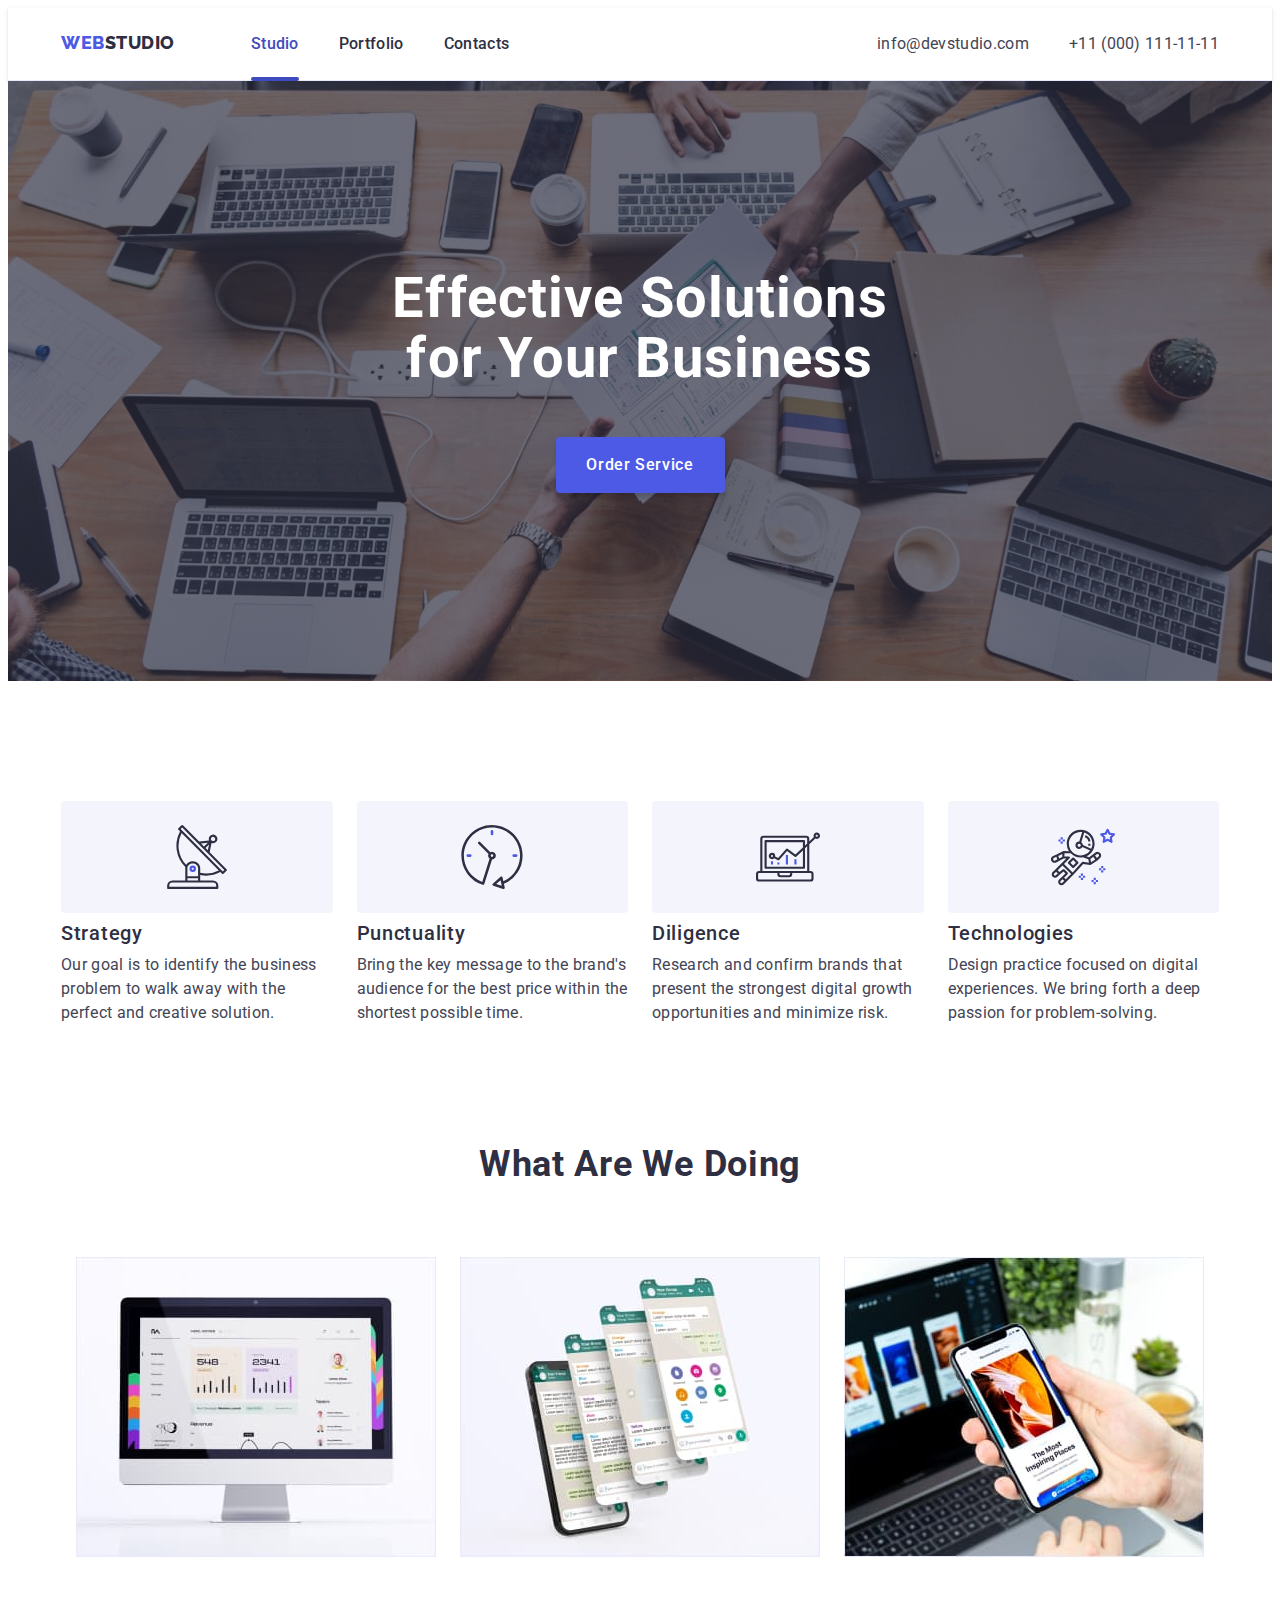
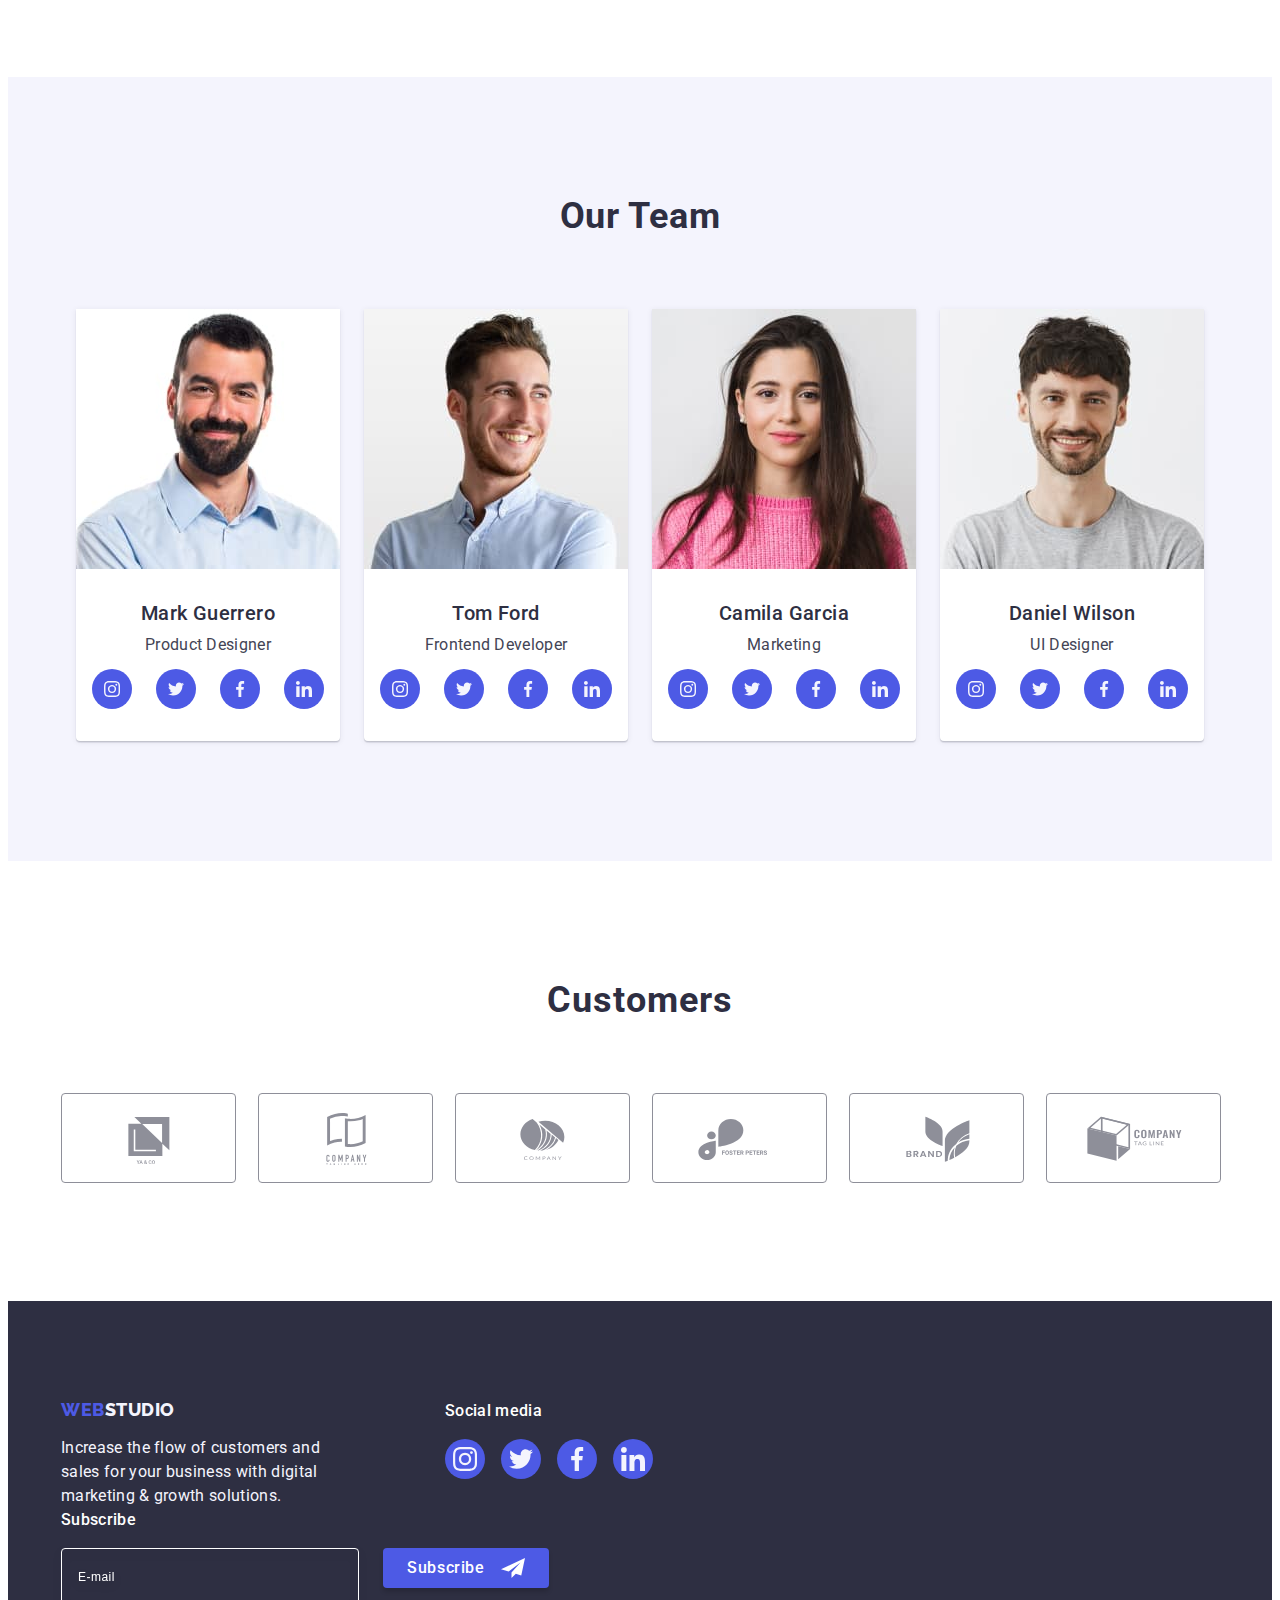
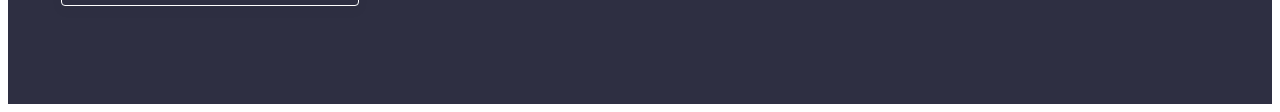
<file: index.html>
<!DOCTYPE html>
<html lang="en">
  <head>
    <meta charset="UTF-8" />
    <meta http-equiv="X-UA-Compatible" content="IE=edge" />
    <meta name="viewport" content="width=device-width, initial-scale=1.0" />
    <title>Document</title>
    <link rel="preconnect" href="https://fonts.googleapis.com" />
    <link rel="preconnect" href="https://fonts.gstatic.com" crossorigin />
    <link
      href="https://fonts.googleapis.com/css2?family=Raleway:wght@800&family=Roboto:wght@400;500;700;900&display=swap"
      rel="stylesheet"
    />
    <link
      rel="stylesheet"
      href="https://cdnjs.cloudflare.com/ajax/libs/modern-normalize/2.0.0/modern-normalize.min.css"
      integrity="sha512-4xo8blKMVCiXpTaLzQSLSw3KFOVPWhm/TRtuPVc4WG6kUgjH6J03IBuG7JZPkcWMxJ5huwaBpOpnwYElP/m6wg=="
      crossorigin="anonymous"
      referrerpolicy="no-referrer"
    />
    <link href="./css/styles.css" rel="stylesheet" />
  </head>
  <body>
    <header class="header">
      <div class="container">
        <nav class="header-nav">
          <a class="logo-link reset-link" href="./index.html"
            >WEB<span class="logo-sec-dark-color">STUDIO</span></a
          >
          <ul class="header-list reset-list">
            <li class="header-item">
              <a class="header-item-link reset-link current" href="./index.html"
                >Studio</a
              >
            </li>
            <li class="header-item">
              <a class="header-item-link reset-link" href="./portfolio.html"
                >Portfolio</a
              >
            </li>
            <li class="header-item">
              <a class="header-item-link reset-link" href="">Contacts</a>
            </li>
          </ul>
        </nav>

        <address class="header-address">
          <ul class="header-address-list reset-list">
            <li class="header-address-item">
              <a
                class="header-address-link reset-link"
                href="mailto:info@devstudio.com"
                >info@devstudio.com</a
              >
            </li>
            <li class="header-address-item">
              <a class="header-address-link reset-link" href="tel:+110001111111"
                >+11 (000) 111-11-11</a
              >
            </li>
          </ul>
        </address>

        <button type="button" class="mb-menu-btn" data-menu-open>
          <svg class="mb-btn-svg" width="32" height="22">
            <use href="./images/icons.svg#icon-header-menu-mb"></use>
          </svg>
        </button>
        <div class="mob-menu is-hidden" data-menu>
          <div class="mob-menu-container">
            <button class="menu-close-btn" type="button" data-menu-close>
              <svg class="modal-svg-x" width="8" height="8">
                <use href="./images/icons.svg#icon-close-black"></use>
              </svg>
            </button>
            <div class="">
              <ul class="mob-menu-list reset-list">
                <li class="mob-menu-item">
                  <a
                    class="mob-menu-item-link reset-link current"
                    href="./index.html"
                    >Studio</a
                  >
                </li>
                <li class="mob-menu-item">
                  <a
                    class="mob-menu-item-link reset-link"
                    href="./portfolio.html"
                    >Portfolio</a
                  >
                </li>
                <li class="mob-menu-item">
                  <a class="mob-menu-item-link reset-link" href="">Contacts</a>
                </li>
              </ul>
            </div>
            <div>
              <address class="mob-menu-address">
                <ul class="mob-menu-address-list reset-list">
                  <li class="mob-menu-address-item">
                    <a
                      class="mob-menu-address-tel reset-link"
                      href="tel:+110001111111"
                      >+11 (000) 111-11-11</a
                    >
                  </li>
                  <li class="mob-menu-address-item">
                    <a
                      class="mob-menu-address-email reset-link"
                      href="mailto:info@devstudio.com"
                      >info@devstudio.com</a
                    >
                  </li>
                </ul>
              </address>

              <div>
                <ul class="mob-menu-soc-list reset-list">
                  <li class="team-soc-item">
                    <a
                      class="team-soc-link reset-link"
                      target="_blank"
                      rel="no-referrer noopener"
                      href=""
                    >
                      <svg class="team-soc-icon" width="24" height="24">
                        <use href="./images/icons.svg#icon-instagram-2"></use>
                      </svg>
                    </a>
                  </li>
                  <li class="team-soc-item">
                    <a
                      class="team-soc-link reset-link"
                      target="_blank"
                      rel="no-referrer noopener"
                      href=""
                    >
                      <svg class="team-soc-icon" width="24" height="24">
                        <use href="./images/icons.svg#icon-twitter-1"></use>
                      </svg>
                    </a>
                  </li>
                  <li class="team-soc-item">
                    <a
                      class="team-soc-link reset-link"
                      target="_blank"
                      rel="no-referrer noopener"
                      href=""
                    >
                      <svg class="team-soc-icon" width="24" height="24">
                        <use href="./images/icons.svg#icon-facebook-1-1"></use>
                      </svg>
                    </a>
                  </li>
                  <li class="team-soc-item">
                    <a
                      class="team-soc-link reset-link"
                      target="_blank"
                      rel="no-referrer noopener"
                      href=""
                    >
                      <svg class="team-soc-icon" width="24" height="24">
                        <use href="./images/icons.svg#icon-linkedin-1-1"></use>
                      </svg>
                    </a>
                  </li>
                </ul>
              </div>
            </div>
          </div>
        </div>
      </div>
    </header>

    <main>
      <section class="hero">
        <div class="container">
          <h1 class="hero-title">Effective Solutions for Your Business</h1>
          <button type="button" class="hero-btn" data-modal-open>
            Order Service
          </button>
        </div>
      </section>
      <section class="features section">
        <div class="container features-container">
          <h2 class="visually-hidden">Features</h2>
          <ul class="reset-list features-list">
            <li class="features-item">
              <div class="features-svg-container">
                <svg class="features-svg" width="64" height="64">
                  <use href="./images/icons.svg#icon-antenna-1"></use>
                </svg>
              </div>
              <h3 class="features-item-title">Strategy</h3>
              <p class="features-item-text">
                Our goal is to identify the business problem to walk away with
                the perfect and creative solution.
              </p>
            </li>
            <li class="features-item">
              <div class="features-svg-container">
                <svg class="features-svg" width="64" height="64">
                  <use href="./images/icons.svg#icon-clock-1"></use>
                </svg>
              </div>
              <h3 class="features-item-title">Punctuality</h3>
              <p class="features-item-text">
                Bring the key message to the brand's audience for the best price
                within the shortest possible time.
              </p>
            </li>
            <li class="features-item">
              <div class="features-svg-container">
                <svg class="features-svg" width="64" height="64">
                  <use href="./images/icons.svg#icon-diagram-1"></use>
                </svg>
              </div>
              <h3 class="features-item-title">Diligence</h3>
              <p class="features-item-text">
                Research and confirm brands that present the strongest digital
                growth opportunities and minimize risk.
              </p>
            </li>
            <li class="features-item">
              <div class="features-svg-container">
                <svg class="features-svg" width="64" height="64">
                  <use href="./images/icons.svg#icon-astronaut-1"></use>
                </svg>
              </div>
              <h3 class="features-item-title">Technologies</h3>
              <p class="features-item-text">
                Design practice focused on digital experiences. We bring forth a
                deep passion for problem-solving.
              </p>
            </li>
          </ul>
        </div>
      </section>
      <section class="examples section">
        <div class="container">
          <h2 class="examples-title">What are we doing</h2>
          <ul class="examples-list reset-list">
            <li class="examples-item">
              <img
                srcset="./images/img-1-2x.jpg 2x"
                src="./images/img-1.jpg"
                alt="Algorithm design"
                width="360"
              />
            </li>
            <li class="examples-item">
              <img
                srcset="./images/img-2-2x.jpg 2x"
                src="./images/img-2.jpg"
                alt="Work with mobile platforms"
                width="360"
              />
            </li>
            <li class="examples-item">
              <img
                srcset="./images/img-3-2x.jpg 2x"
                src="./images/img-3.jpg"
                alt="Choosing the right color"
                width="360"
              />
            </li>
          </ul>
        </div>
      </section>
      <section class="team section">
        <div class="container">
          <h2 class="team-title">Our Team</h2>
          <ul class="team-list reset-list">
            <li class="team-item">
              <img
                srcset="./images/img-4-2x.jpg 2x"
                src="./images/img-4.jpg"
                alt="Mark Guerrero"
                width="264"
              />
              <div class="team-item-container">
                <h3 class="team-item-title">Mark Guerrero</h3>
                <p class="team-item-text">Product Designer</p>
                <ul class="team-soc-list reset-list">
                  <li class="team-soc-item">
                    <a
                      class="team-soc-link reset-link"
                      target="_blank"
                      rel="no-referrer noopener"
                      href=""
                    >
                      <svg class="team-soc-icon" width="16" height="16">
                        <use href="./images/icons.svg#icon-instagram-2"></use>
                      </svg>
                    </a>
                  </li>
                  <li class="team-soc-item">
                    <a
                      class="team-soc-link reset-link"
                      target="_blank"
                      rel="no-referrer noopener"
                      href=""
                    >
                      <svg class="team-soc-icon" width="16" height="16">
                        <use href="./images/icons.svg#icon-twitter-1"></use>
                      </svg>
                    </a>
                  </li>
                  <li class="team-soc-item">
                    <a
                      class="team-soc-link reset-link"
                      target="_blank"
                      rel="no-referrer noopener"
                      href=""
                    >
                      <svg class="team-soc-icon" width="16" height="16">
                        <use href="./images/icons.svg#icon-facebook-1-1"></use>
                      </svg>
                    </a>
                  </li>
                  <li class="team-soc-item">
                    <a
                      class="team-soc-link reset-link"
                      target="_blank"
                      rel="no-referrer noopener"
                      href=""
                    >
                      <svg class="team-soc-icon" width="16" height="16">
                        <use href="./images/icons.svg#icon-linkedin-1-1"></use>
                      </svg>
                    </a>
                  </li>
                </ul>
              </div>
            </li>
            <li class="team-item">
              <img
                srcset="./images/img-5-2x.jpg 2x"
                src="./images/img-5.jpg"
                alt="Tom Ford"
                width="264"
              />
              <div class="team-item-container">
                <h3 class="team-item-title">Tom Ford</h3>
                <p class="team-item-text">Frontend Developer</p>
                <ul class="team-soc-list reset-list">
                  <li class="team-soc-item">
                    <a
                      class="team-soc-link reset-link"
                      target="_blank"
                      rel="no-referrer noopener"
                      href=""
                    >
                      <svg class="team-soc-icon" width="16" height="16">
                        <use href="./images/icons.svg#icon-instagram-2"></use>
                      </svg>
                    </a>
                  </li>
                  <li class="team-soc-item">
                    <a
                      class="team-soc-link reset-link"
                      target="_blank"
                      rel="no-referrer noopener"
                      href=""
                    >
                      <svg class="team-soc-icon" width="16" height="16">
                        <use href="./images/icons.svg#icon-twitter-1"></use>
                      </svg>
                    </a>
                  </li>
                  <li class="team-soc-item">
                    <a
                      class="team-soc-link reset-link"
                      target="_blank"
                      rel="no-referrer noopener"
                      href=""
                    >
                      <svg class="team-soc-icon" width="16" height="16">
                        <use href="./images/icons.svg#icon-facebook-1-1"></use>
                      </svg>
                    </a>
                  </li>
                  <li class="team-soc-item">
                    <a
                      class="team-soc-link reset-link"
                      target="_blank"
                      rel="no-referrer noopener"
                      href=""
                    >
                      <svg class="team-soc-icon" width="16" height="16">
                        <use href="./images/icons.svg#icon-linkedin-1-1"></use>
                      </svg>
                    </a>
                  </li>
                </ul>
              </div>
            </li>
            <li class="team-item">
              <img
                srcset="./images/img-6-2x.jpg 2x"
                src="./images/img-6.jpg"
                alt="Camila Garcia"
                width="264"
              />
              <div class="team-item-container">
                <h3 class="team-item-title">Camila Garcia</h3>
                <p class="team-item-text">Marketing</p>
                <ul class="team-soc-list reset-list">
                  <li class="team-soc-item">
                    <a
                      class="team-soc-link reset-link"
                      target="_blank"
                      rel="no-referrer noopener"
                      href=""
                    >
                      <svg class="team-soc-icon" width="16" height="16">
                        <use href="./images/icons.svg#icon-instagram-2"></use>
                      </svg>
                    </a>
                  </li>
                  <li class="team-soc-item">
                    <a
                      class="team-soc-link reset-link"
                      target="_blank"
                      rel="no-referrer noopener"
                      href=""
                    >
                      <svg class="team-soc-icon" width="16" height="16">
                        <use href="./images/icons.svg#icon-twitter-1"></use>
                      </svg>
                    </a>
                  </li>
                  <li class="team-soc-item">
                    <a
                      class="team-soc-link reset-link"
                      target="_blank"
                      rel="no-referrer noopener"
                      href=""
                    >
                      <svg class="team-soc-icon" width="16" height="16">
                        <use href="./images/icons.svg#icon-facebook-1-1"></use>
                      </svg>
                    </a>
                  </li>
                  <li class="team-soc-item">
                    <a
                      class="team-soc-link reset-link"
                      target="_blank"
                      rel="no-referrer noopener"
                      href=""
                    >
                      <svg class="team-soc-icon" width="16" height="16">
                        <use href="./images/icons.svg#icon-linkedin-1-1"></use>
                      </svg>
                    </a>
                  </li>
                </ul>
              </div>
            </li>
            <li class="team-item">
              <img
                srcset="./images/img-7-2x.jpg 2x"
                src="./images/img-7.jpg"
                alt="Daniel Wilson"
                width="264"
              />
              <div class="team-item-container">
                <h3 class="team-item-title">Daniel Wilson</h3>
                <p class="team-item-text">UI Designer</p>
                <ul class="team-soc-list reset-list">
                  <li class="team-soc-item">
                    <a
                      class="team-soc-link reset-link"
                      target="_blank"
                      rel="no-referrer noopener"
                      href=""
                    >
                      <svg class="team-soc-icon" width="16" height="16">
                        <use href="./images/icons.svg#icon-instagram-2"></use>
                      </svg>
                    </a>
                  </li>
                  <li class="team-soc-item">
                    <a
                      class="team-soc-link reset-link"
                      target="_blank"
                      rel="no-referrer noopener"
                      href=""
                    >
                      <svg class="team-soc-icon" width="16" height="16">
                        <use href="./images/icons.svg#icon-twitter-1"></use>
                      </svg>
                    </a>
                  </li>
                  <li class="team-soc-item">
                    <a
                      class="team-soc-link reset-link"
                      target="_blank"
                      rel="no-referrer noopener"
                      href=""
                    >
                      <svg class="team-soc-icon" width="16" height="16">
                        <use href="./images/icons.svg#icon-facebook-1-1"></use>
                      </svg>
                    </a>
                  </li>
                  <li class="team-soc-item">
                    <a
                      class="team-soc-link reset-link"
                      target="_blank"
                      rel="no-referrer noopener"
                      href=""
                    >
                      <svg class="team-soc-icon" width="16" height="16">
                        <use href="./images/icons.svg#icon-linkedin-1-1"></use>
                      </svg>
                    </a>
                  </li>
                </ul>
              </div>
            </li>
          </ul>
        </div>
      </section>
      <section class="customers section">
        <div class="container">
          <h2 class="customers-title">Customers</h2>
          <ul class="customers-list reset-list">
            <li class="customers-item">
              <a
                class="customers-link reset-link"
                href=""
                target="_blank"
                rel="no-referrer noopener"
              >
                <svg class="customers-icon" width="104" height="56">
                  <use href="./images/icons.svg#icon-Logo"></use>
                </svg>
              </a>
            </li>
            <li class="customers-item">
              <a
                class="customers-link reset-link"
                href=""
                target="_blank"
                rel="no-referrer noopener"
              >
                <svg class="customers-icon" width="104" height="56">
                  <use href="./images/icons.svg#icon-Logo-1"></use>
                </svg>
              </a>
            </li>
            <li class="customers-item">
              <a
                class="customers-link reset-link"
                href=""
                target="_blank"
                rel="no-referrer noopener"
              >
                <svg class="customers-icon" width="104" height="56">
                  <use href="./images/icons.svg#icon-Logo-2"></use>
                </svg>
              </a>
            </li>
            <li class="customers-item">
              <a
                class="customers-link reset-link"
                href=""
                target="_blank"
                rel="no-referrer noopener"
              >
                <svg class="customers-icon" width="104" height="56">
                  <use href="./images/icons.svg#icon-Logo-3"></use>
                </svg>
              </a>
            </li>
            <li class="customers-item">
              <a
                class="customers-link reset-link"
                href=""
                target="_blank"
                rel="no-referrer noopener"
              >
                <svg class="customers-icon" width="104" height="56">
                  <use href="./images/icons.svg#icon-Logo-4"></use>
                </svg>
              </a>
            </li>
            <li class="customers-item">
              <a
                class="customers-link reset-link"
                href=""
                target="_blank"
                rel="no-referrer noopener"
              >
                <svg class="customers-icon" width="104" height="56">
                  <use href="./images/icons.svg#icon-Logo-5"></use>
                </svg>
              </a>
            </li>
          </ul>
        </div>
      </section>
    </main>
    <footer class="footer">
      <div class="container">
        <div class="left-div">
          <a class="logo-link footer-logo reset-link" href="./index.html"
            >WEB<span class="logo-sec-light-color">STUDIO</span></a
          >
          <p class="footer-text">
            Increase the flow of customers and sales for your business with
            digital marketing & growth solutions.
          </p>
        </div>
        <div class="footer-soc-container">
          <p class="footer-soc-title">Social media</p>
          <ul class="footer-soc-list reset-list">
            <li class="footer-soc-item">
              <a
                class="footer-soc-link reset-link"
                target="_blank"
                rel="no-referrer noopener"
                href=""
              >
                <svg class="footer-soc-icon" width="24" height="24">
                  <use href="./images/icons.svg#icon-instagram-2"></use>
                </svg>
              </a>
            </li>
            <li class="footer-soc-item">
              <a
                class="footer-soc-link reset-link"
                target="_blank"
                rel="no-referrer noopener"
                href=""
              >
                <svg class="footer-soc-icon" width="24" height="24">
                  <use href="./images/icons.svg#icon-twitter-1"></use>
                </svg>
              </a>
            </li>
            <li class="footer-soc-item">
              <a
                class="footer-soc-link reset-link"
                target="_blank"
                rel="no-referrer noopener"
                href=""
              >
                <svg class="footer-soc-icon" width="24" height="24">
                  <use href="./images/icons.svg#icon-facebook-1-1"></use>
                </svg>
              </a>
            </li>
            <li class="footer-soc-item">
              <a
                class="footer-soc-link reset-link"
                target="_blank"
                rel="no-referrer noopener"
                href=""
              >
                <svg class="footer-soc-icon" width="24" height="24">
                  <use href="./images/icons.svg#icon-linkedin-1-1"></use>
                </svg>
              </a>
            </li>
          </ul>
        </div>
        <div class="right-div">
          <p class="footer-label">Subscribe</p>
          <form class="footer-form">
            <label class="footer-lable">
              <input
                id="footer-email"
                class="footer-input"
                type="email"
                name="footer-email"
                placeholder="E-mail"
            /></label>

            <button class="footer-btn" type="submit">
              Subscribe
              <svg class="footer-btn-icon" width="24" height="24">
                <use href="./images/icons.svg#icon-Frame-3"></use>
              </svg>
            </button>
          </form>
        </div>
      </div>
    </footer>
    <div class="is-hidden backdrop" data-modal>
      <div class="modal">
        <button class="modal-btn-x" type="button" data-modal-close>
          <svg class="modal-svg-x" width="8" height="8">
            <use href="./images/icons.svg#icon-close-black"></use>
          </svg>
        </button>

        <p class="modal-title">Leave your contacts and we will call you back</p>
        <form class="modal-form">
          <div class="modal-field">
            <label class="modal-lable" for="user-name">Name</label>
            <div class="input-wrap">
              <input
                class="modal-input"
                type="text"
                name="user-name"
                id="user-name"
              />
              <svg class="modal-icon" width="18" height="24">
                <use href="./images/icons.svg#icon-person"></use>
              </svg>
            </div>
          </div>
          <div class="modal-field">
            <label class="modal-lable" for="modal-tel">Phone</label>
            <div class="input-wrap">
              <input
                class="modal-input"
                type="tel"
                name="modal-tel"
                id="modal-tel"
              />
              <svg class="modal-icon" width="18" height="24">
                <use href="./images/icons.svg#icon-phone"></use>
              </svg>
            </div>
          </div>
          <div class="modal-field">
            <label class="modal-lable" for="modal-email">Email</label>
            <div class="input-wrap">
              <input
                class="modal-input"
                type="email"
                name="modal-email"
                id="modal-email"
              />
              <svg class="modal-icon" width="18" height="24">
                <use href="./images/icons.svg#icon-email"></use>
              </svg>
            </div>
          </div>
          <div class="modal-field modal-comment">
            <label class="modal-lable" for="user-comment">Comment</label>
            <textarea
              class="modal-textarea"
              name="user-comment"
              id="user-comment"
              placeholder="Text input"
            ></textarea>
          </div>
          <div class="modal-checkbox">
            <input
              class="modal-check visually-hidden"
              type="checkbox"
              name="user-privacy"
              id="user-privacy"
              value="true"
            />
            <label class="modal-lable" for="user-privacy">
              <span class="checkbox-icon">
                <svg class="modal-svg" width="10" height="8">
                  <use href="./images/icons.svg#icon-vector"></use>
                </svg> </span
              >I accept the terms and conditions of the
              <a href="" class="privacy-link">Privacy Policy</a>
            </label>
          </div>
          <button type="submit" class="hero-btn modal-btn">Send</button>
        </form>
      </div>
    </div>
    <script src="./js/modal.js"></script>
    <script src="./js/menu.js"></script>
  </body>
</html>
</file>
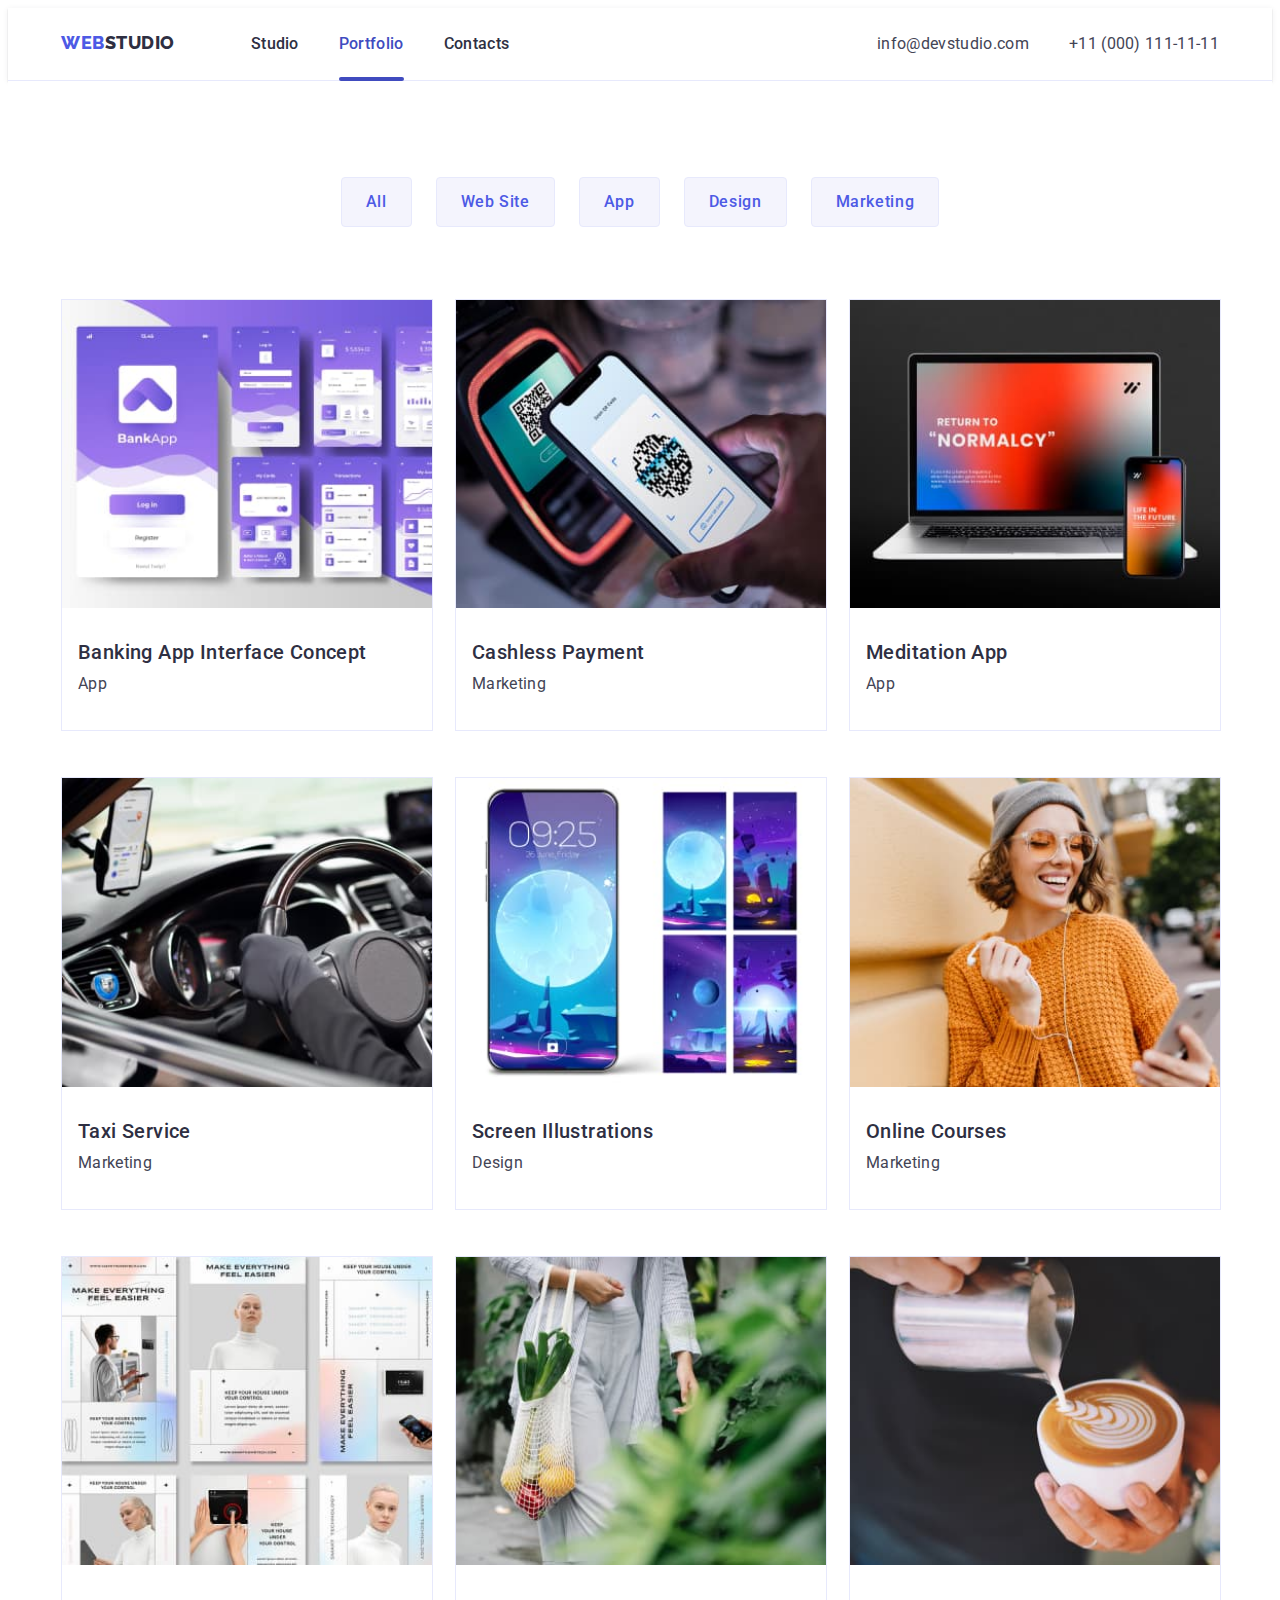
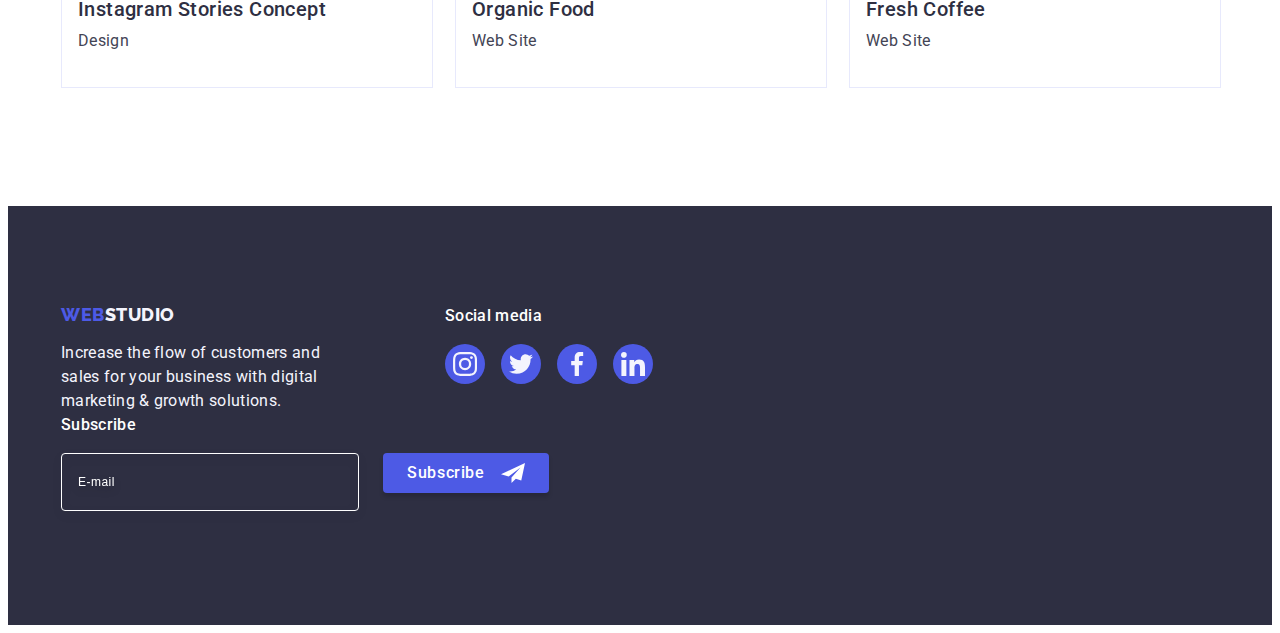
<file: portfolio.html>
<!DOCTYPE html>
<html lang="en">
  <head>
    <meta charset="UTF-8" />
    <meta http-equiv="X-UA-Compatible" content="IE=edge" />
    <meta name="viewport" content="width=device-width, initial-scale=1.0" />
    <title>Document</title>
    <link rel="preconnect" href="https://fonts.googleapis.com" />
    <link rel="preconnect" href="https://fonts.gstatic.com" crossorigin />
    <link
      href="https://fonts.googleapis.com/css2?family=Raleway:wght@800&family=Roboto:wght@400;500;700;900&display=swap"
      rel="stylesheet"
    />
    <link
      rel="stylesheet"
      href="https://cdnjs.cloudflare.com/ajax/libs/modern-normalize/2.0.0/modern-normalize.min.css"
      integrity="sha512-4xo8blKMVCiXpTaLzQSLSw3KFOVPWhm/TRtuPVc4WG6kUgjH6J03IBuG7JZPkcWMxJ5huwaBpOpnwYElP/m6wg=="
      crossorigin="anonymous"
      referrerpolicy="no-referrer"
    />
    <link href="./css/styles.css" rel="stylesheet" />
  </head>
  <body>
    <header class="header">
      <div class="container">
        <nav class="header-nav">
          <a class="logo-link reset-link" href="./index.html"
            >WEB<span class="logo-sec-dark-color">STUDIO</span></a
          >
          <ul class="header-list reset-list">
            <li class="header-item">
              <a class="header-item-link reset-link" href="./index.html"
                >Studio</a
              >
            </li>
            <li class="header-item">
              <a
                class="header-item-link reset-link current"
                href="./portfolio.html"
                >Portfolio</a
              >
            </li>
            <li class="header-item">
              <a class="header-item-link reset-link" href="">Contacts</a>
            </li>
          </ul>
        </nav>

        <address class="header-address">
          <ul class="header-address-list reset-list">
            <li class="header-address-item">
              <a
                class="header-address-link reset-link"
                href="mailto:info@devstudio.com"
                >info@devstudio.com</a
              >
            </li>
            <li class="header-address-item">
              <a class="header-address-link reset-link" href="tel:+110001111111"
                >+11 (000) 111-11-11</a
              >
            </li>
          </ul>
        </address>
      </div>
    </header>

    <main>
      <section class="portfolio">
        <div class="container">
          <h1 class="portfolio-title visually-hidden">Portfolio</h1>
          <ul class="portfolio-btn-list reset-list">
            <li class="portfolio-btn-item">
              <button class="portfolio-btn" type="button">All</button>
            </li>
            <li class="portfolio-btn-item">
              <button class="portfolio-btn" type="button">Web Site</button>
            </li>
            <li class="portfolio-btn-item">
              <button class="portfolio-btn" type="button">App</button>
            </li>
            <li class="portfolio-btn-item">
              <button class="portfolio-btn" type="button">Design</button>
            </li>
            <li class="portfolio-btn-item">
              <button class="portfolio-btn" type="button">Marketing</button>
            </li>
          </ul>
          <ul class="portfolio-list reset-list">
            <li class="portfolio-item">
              <a href="" class="portfolio-item-link reset-link">
                <div class="cover-wrap">
                  <img
                    src="./images/img-portfolio-1.jpg"
                    alt="App example"
                    width="360"
                  />
                  <p class="cover-wrap-text">
                    14 Stylish and User-Friendly App Design Concepts · Task
                    Manager App · Calorie Tracker App · Exotic Fruit Ecommerce
                    App · Cloud Storage App
                  </p>
                </div>
                <div class="portfolio-item-container">
                  <h2 class="portfolio-item-title">
                    Banking App Interface Concept
                  </h2>
                  <p class="portfolio-item-text">App</p>
                </div>
              </a>
            </li>
            <li class="portfolio-item">
              <a href="" class="portfolio-item-link reset-link">
                <div class="cover-wrap">
                  <img
                    src="./images/img-portfolio-2.jpg"
                    alt="Cashless Payment example"
                    width="360"
                  />
                  <p class="cover-wrap-text">
                    14 Stylish and User-Friendly App Design Concepts · Task
                    Manager App · Calorie Tracker App · Exotic Fruit Ecommerce
                    App · Cloud Storage App
                  </p>
                </div>
                <div class="portfolio-item-container">
                  <h2 class="portfolio-item-title">Cashless Payment</h2>
                  <p class="portfolio-item-text">Marketing</p>
                </div>
              </a>
            </li>
            <li class="portfolio-item">
              <a href="" class="portfolio-item-link reset-link">
                <div class="cover-wrap">
                  <img
                    src="./images/img-portfolio-3.jpg"
                    alt="App example"
                    width="360"
                  />
                  <p class="cover-wrap-text">
                    14 Stylish and User-Friendly App Design Concepts · Task
                    Manager App · Calorie Tracker App · Exotic Fruit Ecommerce
                    App · Cloud Storage App
                  </p>
                </div>
                <div class="portfolio-item-container">
                  <h2 class="portfolio-item-title">Meditation App</h2>
                  <p class="portfolio-item-text">App</p>
                </div>
              </a>
            </li>
            <li class="portfolio-item">
              <a href="" class="portfolio-item-link reset-link">
                <div class="cover-wrap">
                  <img
                    src="./images/img-portfolio-4.jpg"
                    alt="Taxi Service example"
                    width="360"
                  />
                  <p class="cover-wrap-text">
                    14 Stylish and User-Friendly App Design Concepts · Task
                    Manager App · Calorie Tracker App · Exotic Fruit Ecommerce
                    App · Cloud Storage App
                  </p>
                </div>
                <div class="portfolio-item-container">
                  <h2 class="portfolio-item-title">Taxi Service</h2>
                  <p class="portfolio-item-text">Marketing</p>
                </div>
              </a>
            </li>
            <li class="portfolio-item">
              <a href="" class="portfolio-item-link reset-link">
                <div class="cover-wrap">
                  <img
                    src="./images/img-portfolio-5.jpg"
                    alt="Design example"
                    width="360"
                  />
                  <p class="cover-wrap-text">
                    14 Stylish and User-Friendly App Design Concepts · Task
                    Manager App · Calorie Tracker App · Exotic Fruit Ecommerce
                    App · Cloud Storage App
                  </p>
                </div>
                <div class="portfolio-item-container">
                  <h2 class="portfolio-item-title">Screen Illustrations</h2>
                  <p class="portfolio-item-text">Design</p>
                </div>
              </a>
            </li>
            <li class="portfolio-item">
              <a href="" class="portfolio-item-link reset-link">
                <div class="cover-wrap">
                  <img
                    src="./images/img-portfolio-6.jpg"
                    alt="Marketing example"
                    width="360"
                  />
                  <p class="cover-wrap-text">
                    14 Stylish and User-Friendly App Design Concepts · Task
                    Manager App · Calorie Tracker App · Exotic Fruit Ecommerce
                    App · Cloud Storage App
                  </p>
                </div>
                <div class="portfolio-item-container">
                  <h2 class="portfolio-item-title">Online Courses</h2>
                  <p class="portfolio-item-text">Marketing</p>
                </div>
              </a>
            </li>
            <li class="portfolio-item">
              <a href="" class="portfolio-item-link reset-link">
                <div class="cover-wrap">
                  <img
                    src="./images/img-portfolio-7.jpg"
                    alt="Design example"
                    width="360"
                  />
                  <p class="cover-wrap-text">
                    14 Stylish and User-Friendly App Design Concepts · Task
                    Manager App · Calorie Tracker App · Exotic Fruit Ecommerce
                    App · Cloud Storage App
                  </p>
                </div>
                <div class="portfolio-item-container">
                  <h2 class="portfolio-item-title">
                    Instagram Stories Concept
                  </h2>
                  <p class="portfolio-item-text">Design</p>
                </div>
              </a>
            </li>
            <li class="portfolio-item">
              <a href="" class="portfolio-item-link reset-link">
                <div class="cover-wrap">
                  <img
                    src="./images/img-portfolio-8.jpg"
                    alt="Organic Food"
                    width="360"
                  />
                  <p class="cover-wrap-text">
                    14 Stylish and User-Friendly App Design Concepts · Task
                    Manager App · Calorie Tracker App · Exotic Fruit Ecommerce
                    App · Cloud Storage App
                  </p>
                </div>
                <div class="portfolio-item-container">
                  <h2 class="portfolio-item-title">Organic Food</h2>
                  <p class="portfolio-item-text">Web Site</p>
                </div>
              </a>
            </li>
            <li class="portfolio-item">
              <a href="" class="portfolio-item-link reset-link">
                <div class="cover-wrap">
                  <img
                    src="./images/img-portfolio-9.jpg"
                    alt="Fresh Coffee"
                    width="360"
                  />
                  <p class="cover-wrap-text">
                    14 Stylish and User-Friendly App Design Concepts · Task
                    Manager App · Calorie Tracker App · Exotic Fruit Ecommerce
                    App · Cloud Storage App
                  </p>
                </div>
                <div class="portfolio-item-container">
                  <h2 class="portfolio-item-title">Fresh Coffee</h2>
                  <p class="portfolio-item-text">Web Site</p>
                </div>
              </a>
            </li>
          </ul>
        </div>
      </section>
    </main>
    <footer class="footer">
      <div class="container">
        <div class="left-div">
          <a class="logo-link reset-link" href="./index.html"
            >WEB<span class="logo-sec-light-color">STUDIO</span></a
          >
          <p class="footer-text">
            Increase the flow of customers and sales for your business with
            digital marketing & growth solutions.
          </p>
        </div>
        <div class="footer-soc-container">
          <p class="footer-soc-title">Social media</p>
          <ul class="footer-soc-list reset-list">
            <li class="footer-soc-item">
              <a
                class="footer-soc-link reset-link"
                target="_blank"
                rel="no-referrer noopener"
                href=""
              >
                <svg class="footer-soc-icon" width="24" height="24">
                  <use href="./images/icons.svg#icon-instagram-2"></use>
                </svg>
              </a>
            </li>
            <li class="footer-soc-item">
              <a
                class="footer-soc-link reset-link"
                target="_blank"
                rel="no-referrer noopener"
                href=""
              >
                <svg class="footer-soc-icon" width="24" height="24">
                  <use href="./images/icons.svg#icon-twitter-1"></use>
                </svg>
              </a>
            </li>
            <li class="footer-soc-item">
              <a
                class="footer-soc-link reset-link"
                target="_blank"
                rel="no-referrer noopener"
                href=""
              >
                <svg class="footer-soc-icon" width="24" height="24">
                  <use href="./images/icons.svg#icon-facebook-1-1"></use>
                </svg>
              </a>
            </li>
            <li class="footer-soc-item">
              <a
                class="footer-soc-link reset-link"
                target="_blank"
                rel="no-referrer noopener"
                href=""
              >
                <svg class="footer-soc-icon" width="24" height="24">
                  <use href="./images/icons.svg#icon-linkedin-1-1"></use>
                </svg>
              </a>
            </li>
          </ul>
        </div>
        <div class="right-div">
          <p class="footer-label">Subscribe</p>
          <form class="footer-form">
            <label class="footer-label">
              <input
                id="footer-email"
                class="footer-input"
                type="email"
                name="footer-email"
                placeholder="E-mail"
            /></label>

            <button class="footer-btn" type="submit">
              Subscribe
              <svg class="footer-btn-icon" width="24" height="24">
                <use href="./images/icons.svg#icon-Frame-3"></use>
              </svg>
            </button>
          </form>
        </div>
      </div>
    </footer>
  </body>
</html>
</file>
<file: css/styles.css>
:root {
  --primary-brand-color: #4d5ae5;
  --pressed-state-color: #404bbf;
  --dark-color: #2e2f42;
  --success-color: #31d0aa;
  --text-color: #434455;
  --subtle-text-color: #8e8f99;
  --accent-color: #e7e9fc;
  --light-color: #f4f4fd;
  --modal-overlay-color: rgba(46, 47, 66, 0.4);
  --white-color: #ffffff;
  --hero-background-color: rgba(46, 47, 66, 0.7);
  --white-background-color: #ffffff;
  --modal-background-color: #fcfcfc;

  --main-font-family: 'Roboto', sans-serif;
  --secondary-font-family: 'Raleway', sans-serif;
}

body {
  font-family: var(--main-font-family);
  color: var(--text-color);
}

p,
h1,
h2,
h3,
h4,
h5,
h6 {
  margin: 0;
}

ul,
ol {
  margin: 0;
  padding: 0;
}

img {
  display: block;
}

.reset-link {
  text-decoration: none;
  color: inherit;
}
.reset-list {
  list-style: none;
}

.section {
  padding-top: 96px;
  padding-bottom: 96px;
}
.container {
  max-width: 428px;
  padding-left: 16px;
  padding-right: 16px;
  margin: 0 auto;
}

.visually-hidden {
  position: absolute;
  width: 1px;
  height: 1px;
  margin: -1px;
  border: 0;
  padding: 0;
  white-space: nowrap;
  clip-path: inset(100%);
  clip: rect(0 0 0 0);
  overflow: hidden;
}

/*================== HEADER ===============*/
.header {
  background: var(--white-background-color);
  border-bottom: 1px solid var(--accent-color);
  box-shadow: 0px 2px 1px rgba(46, 47, 66, 0.08),
    0px 1px 1px rgba(46, 47, 66, 0.16), 0px 1px 6px rgba(46, 47, 66, 0.08);
}
.header > .container {
  display: flex;
  align-items: center;
}
.header-nav {
  display: flex;
}
.logo-link {
  font-family: var(--secondary-font-family);
  font-weight: 800;
  font-size: 18px;
  line-height: 1.17;
  align-items: center;
  letter-spacing: 0.03em;
  text-transform: uppercase;
  color: var(--primary-brand-color);

  padding-top: 25.5px;
  padding-bottom: 23.5px;
}
.logo-sec-dark-color {
  color: var(--dark-color);
}
.header-list {
  display: none;
}

.header-address {
  display: none;
  font-style: normal;
  margin-left: auto;
}

.mb-menu-btn {
  background: none;
  border: none;
  height: 22px;
  width: 32px;
  padding: 0;
  margin-left: auto;
}

.mb-btn-svg {
  stroke: var(--dark-color);
}
/*---------------Header BTN menu---------------*/

.mob-menu {
  position: fixed;
  top: 0;
  right: 0;
  z-index: 2;
  width: 100vw;
  height: 100vh;
  background-color: #ffffff;

  overflow: auto;
}

.mob-menu-container {
  display: flex;
  flex-direction: column;
  justify-content: space-between;
  max-width: 428px;
  height: 100%;
  padding: 80px 35px 40px 40px;
  margin: 0 auto;
}

.menu-close-btn {
  position: absolute;
  top: 24px;
  right: 24px;
  height: 24px;
  width: 24px;
  padding: 0;
  background-color: transparent;
  border: 1px solid rgba(0, 0, 0, 0.1);
  border-radius: 50%;
  margin-left: auto;
  display: flex;
  align-items: center;
  justify-content: center;
  cursor: pointer;
}

.mob-menu-list {
  color: var(--dark-color);
  display: flex;
  flex-direction: column;
  gap: 24px;
  font-size: 36px;
  font-weight: 700;
  line-height: 1.11;
  letter-spacing: 0.72px;
}

.mob-menu-item-link {
  transition: color 250ms cubic-bezier(0.4, 0, 0.2, 1);
}
.mob-menu-item-link:hover,
.mob-menu-item-link:focus {
  color: var(--primary-brand-color);
}
.current {
  color: var(--pressed-state-color);
}

.mob-menu-address-tel {
  color: var(--primary-brand-color);
  font-style: normal;
  font-size: 36px;
  font-weight: 700;
  line-height: 1.11;
  letter-spacing: 0.72px;
}

@media screen and (max-width: 428px) {
  .mob-menu-address-tel {
    font-size: 20px;
  }
}

.mob-menu-address-email {
  font-size: 20px;
  font-weight: 500;
  font-style: normal;
  line-height: 1.2;
  letter-spacing: 0.4px;
}

.mob-menu-address-item:not(:last-child) {
  margin-bottom: 40px;
}

.mob-menu-address {
  margin-bottom: 48px;
}

.mob-menu-soc-list {
  display: flex;
  justify-content: space-around;
}

/*================== HERO ===============*/

.hero {
  margin: 0 auto;
  background-image: linear-gradient(
      var(--hero-background-color),
      var(--hero-background-color)
    ),
    url(../images/hero-bg-mb.jpg);
  background-repeat: no-repeat;
  background-position: center;
  background-size: cover;

  padding-top: 112px;
  padding-bottom: 112px;
}

@media (min-device-pixel-ratio: 2),
  (min-resolution: 192dpi),
  (min-resolution: 2dppx) {
  .hero {
    background-image: linear-gradient(
        var(--hero-background-color),
        var(--hero-background-color)
      ),
      url(../images/hero-bg-mb-2x.jpg);
  }
}

.hero > .container {
  display: flex;
  flex-direction: column;
  align-items: center;
}

.hero-title {
  max-width: 320px;
  margin-bottom: 72px;
  font-size: 36px;
  line-height: 1.11;
  letter-spacing: 0.72px;
  text-align: center;
  letter-spacing: 0.02em;
  color: var(--white-color);
}

.hero-btn {
  height: 56px;
  min-width: 169px;
  font-family: inherit;
  font-weight: 500;
  font-size: 16px;
  line-height: 1.5;
  letter-spacing: 0.04em;
  color: var(--white-color);
  background: var(--primary-brand-color);
  cursor: pointer;

  box-shadow: 0px 4px 4px rgba(0, 0, 0, 0.15);
  border: none;
  border-radius: 4px;

  transition: background-color 250ms cubic-bezier(0.4, 0, 0.2, 1);
}

.hero-btn:hover,
.hero-btn:focus {
  background-color: var(--pressed-state-color);
}

/*================== Features ===============*/

.features {
  background-color: var(--white-background-color);
}

.features > .container {
}

.features-list {
  display: flex;
  gap: 72px;
  flex-wrap: wrap;
  justify-content: center;
}
.features-item {
}
.features-svg-container {
  display: none;
}

.features-svg {
}

.features-item-title {
  margin-bottom: 8px;
  color: var(--dark-color);
  text-align: center;

  font-size: 36px;
  line-height: 1.11;
  letter-spacing: 0.72px;
}
.features-item-text {
  font-size: 16px;
  line-height: 1.5;
  letter-spacing: 0.02em;
  font-weight: 500;
}

/*================== examples ===============*/

.examples {
  display: none;
}
/*================== Our Team ===============*/
.team {
  background: var(--light-color);
}
.team-title {
  margin-bottom: 72px;
  font-size: 36px;
  line-height: 1.11;
  text-align: center;
  letter-spacing: 0.02em;
  text-transform: capitalize;
  color: var(--dark-color);
}

.team-list {
  display: flex;
  column-gap: 24px;
  row-gap: 72px;
  flex-wrap: wrap;
  justify-content: center;
}
.team-item {
  width: 264px;
  background: var(--white-background-color);
  box-shadow: 0px 1px 6px rgba(46, 47, 66, 0.08),
    0px 1px 1px rgba(46, 47, 66, 0.16), 0px 2px 1px rgba(46, 47, 66, 0.08);
  border-radius: 0px 0px 4px 4px;
}

.team-item-container {
  padding-top: 32px;
  padding-bottom: 32px;
}

.team-item-title {
  margin-bottom: 8px;
  font-weight: 500;
  font-size: 20px;
  line-height: 1.2;
  text-align: center;
  letter-spacing: 0.02em;
  color: var(--dark-color);
}

.team-item-text {
  font-size: 16px;
  line-height: 1.5;
  text-align: center;
  letter-spacing: 0.02em;
  margin-bottom: 12px;
}

.team-soc-list {
  display: flex;
  justify-content: center;
  gap: 24px;
}

.team-soc-item {
  width: 40px;
  height: 40px;
}
.team-soc-link {
  width: 100%;
  height: 100%;
  background-color: var(--primary-brand-color);
  border-radius: 50%;
  display: flex;
  align-items: center;
  justify-content: center;

  transition: background-color 250ms cubic-bezier(0.4, 0, 0.2, 1);
}
.team-soc-link:hover,
.team-soc-link:focus {
  background-color: var(--pressed-state-color);
}

.team-soc-icon {
  fill: var(--light-color);
}

/*================== customers ===============*/

.customers {
}

.customers-title {
  font-size: 36px;
  line-height: 1.11;
  text-align: center;
  letter-spacing: 0.03em;
  color: var(--dark-color);
  margin-bottom: 72px;
}
.customers-list {
  display: flex;
  row-gap: 72px;
  column-gap: 16px;
  flex-wrap: wrap;
}

.customers-item {
  height: 88px;
  width: calc((100% - 1 * 16px) / 2);
}

.customers-link {
  width: 100%;
  height: 100%;
  border: 1px solid var(--subtle-text-color);
  border-radius: 4px;
  display: flex;
  align-items: center;
  justify-content: center;
  color: var(--subtle-text-color);

  transition: border-color 250ms cubic-bezier(0.4, 0, 0.2, 1),
    color 250ms cubic-bezier(0.4, 0, 0.2, 1);
}

.customers-icon {
  fill: currentColor;
}

.customers-link:hover,
.customers-link:focus {
  border-color: var(--pressed-state-color);
  color: var(--pressed-state-color);
}
/*================== Footer ===============*/
.footer {
  background: var(--dark-color);
  padding-top: 100px;
  padding-bottom: 100px;
}

.footer > .container {
  display: flex;
  flex-direction: column;
  align-items: center;
}

.left-div {
  margin-right: 0;
  margin-bottom: 72px;
  display: flex;
  flex-direction: column;
  align-items: center;
}

.footer-logo {
  padding: 0;
}

.logo-sec-light-color {
  color: var(--light-color);
}
.footer-text {
  width: 264px;
  margin-top: 16px;
  font-size: 16px;
  line-height: 1.5;
  letter-spacing: 0.02em;
  color: var(--light-color);
}

.footer-soc-container {
  display: flex;
  align-items: center;
  flex-direction: column;
  margin-bottom: 72px;
}

.footer-soc-title {
  font-weight: 500;
  font-size: 16px;
  line-height: 1.5;
  letter-spacing: 0.02em;
  color: var(--white-color);
  margin-bottom: 16px;
}
.footer-soc-list {
  display: flex;
  gap: 16px;
}

.footer-soc-item {
  width: 40px;
  height: 40px;
}

.footer-soc-link {
  width: 100%;
  height: 100%;
  background: var(--primary-brand-color);
  border-radius: 50%;
  display: flex;
  align-items: center;
  justify-content: center;

  transition: background-color 250ms cubic-bezier(0.4, 0, 0.2, 1);
}

.footer-soc-icon {
  fill: var(--light-color);
}

.footer-soc-link:hover,
.footer-soc-link:focus {
  background-color: var(--success-color);
}

.right-div {
  display: flex;
  flex-direction: column;
  align-items: center;
}

.footer-form {
  display: flex;
  flex-direction: column;
  align-items: center;
}

.footer-label {
  font-weight: 500;
  font-size: 16px;
  line-height: 1.5;
  letter-spacing: 0.02em;
  color: var(--white-color);
  margin-bottom: 16px;
}
.footer-input {
  font-size: 12px;
  line-height: 1.5;
  letter-spacing: 0.04em;
  color: var(--white-color);
  width: 288px;
  height: 40px;
  padding: 8px 16px;
  background-color: transparent;
  outline: transparent;
  border: 1px solid var(--white-background-color);
  filter: drop-shadow(0px 4px 4px rgba(0, 0, 0, 0.15));
  border-radius: 4px;
  padding: 8px 16px;
  margin-bottom: 16px;
}

.footer-input::placeholder {
  font-size: 12px;
  line-height: 1.5;
  letter-spacing: 0.04em;
  color: var(--white-color);
}
.footer-btn {
  display: flex;
  justify-content: center;
  align-items: center;
  height: 40px;
  min-width: 165px;
  font-family: inherit;
  font-weight: 500;
  font-size: 16px;
  line-height: 1.5;
  letter-spacing: 0.04em;
  color: var(--white-color);
  background: var(--primary-brand-color);
  cursor: pointer;
  padding: 8px 24px;
  border: none;
  box-shadow: 0px 4px 4px rgba(0, 0, 0, 0.15);
  border-radius: 4px;

  transition: background-color 250ms cubic-bezier(0.4, 0, 0.2, 1);
}

.footer-btn:hover,
.footer-btn:focus {
  background-color: var(--pressed-state-color);
}

.footer-btn-icon {
  margin-left: 16px;
  fill: var(--white-background-color);
}

/*================Portfolio==============*/
.portfolio {
  background: var(--white-background-color);
  padding-top: 96px;
  padding-bottom: 120px;
}
.portfolio-title {
}
.portfolio-btn-list {
  display: flex;
  justify-content: center;
  gap: 24px;
  margin-bottom: 72px;
}
.portfolio-btn-item {
}
.portfolio-btn {
  padding: 12px 24px;
  font-family: inherit;
  font-weight: 500;
  font-size: 16px;
  line-height: 1.5;
  text-align: center;
  letter-spacing: 0.04em;
  color: var(--primary-brand-color);
  background-color: var(--light-color);
  cursor: pointer;
  border: 1px solid var(--accent-color);
  border-radius: 4px;

  transition: background-color 250ms cubic-bezier(0.4, 0, 0.2, 1),
    color 250ms cubic-bezier(0.4, 0, 0.2, 1),
    border-color 250ms cubic-bezier(0.4, 0, 0.2, 1),
    box-shadow 250ms cubic-bezier(0.4, 0, 0.2, 1);
}

.portfolio-btn:hover,
.portfolio-btn:focus {
  color: var(--white-color);
  background-color: var(--pressed-state-color);
  box-shadow: 0px 3px 1px rgba(0, 0, 0, 0.1), 0px 2px 1px rgba(0, 0, 0, 0.08),
    0px 2px 2px rgba(0, 0, 0, 0.12);
  border-color: var(--pressed-state-color);
}

.portfolio-list {
  display: flex;
  flex-wrap: wrap;
  gap: 48px 24px;
}
.portfolio-item {
  width: calc((100% - 24px * 2) / 3);
}

.portfolio-item-link {
  display: block;
  width: 100%;
  height: 100%;
  border: 1px solid var(--accent-color);
  transition: box-shadow 250ms cubic-bezier(0.4, 0, 0.2, 1);
}

.portfolio-item-link:hover,
.portfolio-item-link:focus,
.portfolio-item-link:hover .cover-wrap-text,
.portfolio-item-link:focus .cover-wrap-text {
  border: 1px solid #f4f4fd;
  box-shadow: 0px 1px 6px rgba(46, 47, 66, 0.08),
    0px 1px 1px rgba(46, 47, 66, 0.16), 0px 2px 1px rgba(46, 47, 66, 0.08);

  transform: translateY(0);
}

.portfolio-item-link img {
  width: 100%;
}

.cover-wrap {
  position: relative;
  overflow: hidden;
}

.cover-wrap-text {
  font-size: 16px;
  line-height: 1.5;
  letter-spacing: 0.02em;
  color: var(--light-color);
  background-color: var(--primary-brand-color);
  padding: 40px 32px;

  position: absolute;
  height: 100%;
  top: 0;
  transform: translateY(100%);
  transition: transform 250ms cubic-bezier(0.4, 0, 0.2, 1);
}

.portfolio-item-container {
  padding-left: 16px;
  padding-right: 16px;
  padding-top: 32px;
  padding-bottom: 32px;
}

.portfolio-item-title {
  font-weight: 500;
  font-size: 20px;
  line-height: 1.2;
  letter-spacing: 0.02em;
  color: var(--dark-color);
  margin-bottom: 8px;
}
.portfolio-item-text {
  font-size: 16px;
  line-height: 1.5;
  letter-spacing: 0.02em;
}

/* =============MODAL============== */
.is-hidden {
  visibility: hidden;
  opacity: 0;
  pointer-events: none;
}

.backdrop {
  position: fixed;
  top: 0;
  height: 100%;
  width: 100%;
  background-color: var(--modal-overlay-color);

  transition: opacity 250ms cubic-bezier(0.4, 0, 0.2, 1),
    visibility 250ms cubic-bezier(0.4, 0, 0.2, 1);
}

.modal {
  position: relative;
  min-height: 584px;
  width: 408px;
  padding: 72px 16px 24px 16px;

  background: var(--modal-background-color);
  /* background-color: #31d0aa; */
  box-shadow: 0px 1px 1px rgba(0, 0, 0, 0.14), 0px 1px 3px rgba(0, 0, 0, 0.12),
    0px 2px 1px rgba(0, 0, 0, 0.2);
  border-radius: 4px;
  position: absolute;
  top: 50%;
  left: 50%;
  transform: translate(-50%, -50%);
  transition: transform 250ms cubic-bezier(0.4, 0, 0.2, 1);
}

.backdrop.is-hidden .modal {
  transform: rotate(-90deg);
}

.modal-btn-x {
  position: absolute;
  top: 24px;
  right: 24px;
  height: 24px;
  width: 24px;
  padding: 0;
  background-color: var(--accent-color);
  border: 1px solid rgba(0, 0, 0, 0.1);
  border-radius: 50%;
  margin-left: auto;
  display: flex;
  align-items: center;
  justify-content: center;
  cursor: pointer;

  transition: background-color 250ms cubic-bezier(0.4, 0, 0.2, 1),
    border 250ms cubic-bezier(0.4, 0, 0.2, 1);
}

.modal-svg-x {
  transition: fill 250ms cubic-bezier(0.4, 0, 0.2, 1);
}

.modal-btn-x:hover,
.modal-btn-x:focus,
.modal-btn-x:hover .modal-svg-x,
.modal-btn-x:focus .modal-svg-x {
  background-color: var(--pressed-state-color);
  border: none;
  fill: var(--white-color);
}

.modal-title {
  text-align: center;
  font-weight: 500;
  font-size: 16px;
  line-height: 1.5;
  letter-spacing: 0.02em;
  color: var(--dark-color);
  margin-bottom: 16px;
}
.modal-form {
  display: flex;
  flex-wrap: wrap;
  justify-content: center;
}

.input-wrap {
  position: relative;
  width: 376px;
}

.modal-field {
  display: flex;
  flex-direction: column;
  margin-bottom: 8px;
}
.modal-lable {
  font-size: 12px;
  line-height: 1.17;
  letter-spacing: 0.04em;
  color: var(--subtle-text-color);
  margin-bottom: 4px;
}
.modal-input {
  height: 40px;
  width: 100%;
  background-color: transparent;
  outline: transparent;
  border: 1px solid var(--modal-overlay-color);
  border-radius: 4px;
  padding-left: 38px;

  font-size: 12px;
  line-height: 1.17;
  letter-spacing: 0.04em;
  transition: border-color 250ms cubic-bezier(0.4, 0, 0.2, 1);
}

.modal-input:focus {
  border-color: var(--primary-brand-color);
}

.modal-icon {
  top: 50%;
  left: 16px;
  transform: translateY(-50%);
  fill: var(--dark-color);
  position: absolute;
  transition: fill 250ms cubic-bezier(0.4, 0, 0.2, 1);
}

.modal-input:focus + .modal-icon {
  fill: var(--primary-brand-color);
}

.modal-textarea {
  height: 120px;
  width: 376px;
  background-color: transparent;
  outline: transparent;
  border: 1px solid var(--modal-overlay-color);
  border-radius: 4px;
  resize: none;
  padding: 8px 16px;

  font-size: 12px;
  line-height: 1.17;
  letter-spacing: 0.04em;
  color: var(--modal-overlay-color);
  transition: border-color 250ms cubic-bezier(0.4, 0, 0.2, 1);
}

.modal-textarea:focus {
  border-color: var(--primary-brand-color);
}

.modal-textarea::placeholder {
  font-size: 12px;
  line-height: 1.17;
  letter-spacing: 0.04em;
  color: var(--modal-overlay-color);
}

.modal-comment {
  margin-bottom: 16px;
}

.modal-btn {
}

.modal-checkbox {
  margin-bottom: 24px;
  margin-right: auto;
}

.checkbox-icon {
  width: 16px;
  height: 16px;
  border: 1px solid var(--modal-overlay-color);
  border-radius: 2px;
  margin-right: 8px;
  display: inline-flex;
  align-items: center;
  justify-content: center;
  fill: transparent;
  background-color: transparent;

  transition: background-color 250ms cubic-bezier(0.4, 0, 0.2, 1),
    border 250ms cubic-bezier(0.4, 0, 0.2, 1),
    fill 250ms cubic-bezier(0.4, 0, 0.2, 1);
}

.modal-check:checked + .modal-lable > .checkbox-icon {
  fill: var(--light-color);
  background-color: var(--pressed-state-color);
  border: none;
}

.privacy-link {
  color: var(--primary-brand-color);
}

@media screen and (max-width: 428px) {
  .modal {
    width: 300px;
  }

  .input-wrap {
    width: 260px;
  }

  .modal-textarea {
    width: 260px;
  }
}

/*----------MEDIA-----------*/

@media screen and (min-width: 768px) {
  .container {
    max-width: 768px;
  }

  .header-list {
    display: flex;
    gap: 40px;
  }

  .header-item {
    font-weight: 500;
    font-size: 16px;
    line-height: 1.5;
    letter-spacing: 0.02em;
    color: var(--dark-color);
    display: flex;
    justify-content: center;
  }

  .header-item-link {
    position: relative;

    padding-top: 24px;
    padding-bottom: 24px;
    transition: color 250ms cubic-bezier(0.4, 0, 0.2, 1);
  }

  .header-item-link:hover,
  .header-item-link:focus {
    color: var(--primary-brand-color);
  }

  .header-item-link::after {
    content: '';
    position: absolute;
    bottom: -1px;
    left: 0;
    width: 100%;
    height: 4px;
    background: var(--pressed-state-color);
    border-radius: 2px;

    transform: scale(0);
    transition-property: transform;
    transition-duration: 250ms;
    transition-timing-function: cubic-bezier(0.4, 0, 0.2, 1);
  }

  .header-item-link:hover::after,
  .header-item-link:focus::after,
  .current::after {
    transform: scale(1);
  }

  .header-address {
    display: block;
  }

  .logo-link {
    padding-top: 24px;
    padding-bottom: 24px;
  }
  .mb-menu-btn {
    display: none;
  }
  .logo-link {
    margin-right: 120px;
  }

  .header-address-list {
    display: flex;
    justify-content: center;
    align-items: center;
    flex-direction: column;
    gap: 12px;
  }

  .header-address-link {
    padding-top: 24px;
    padding-bottom: 24px;

    transition: color 250ms cubic-bezier(0.4, 0, 0.2, 1);
  }

  .header-address-link:hover,
  .header-address-link:focus {
    color: var(--primary-brand-color);
  }

  .header-address-item {
    font-size: 12px;
    line-height: 1.17;
    letter-spacing: 0.48px;
  }

  .hero {
    background-image: linear-gradient(
        var(--hero-background-color),
        var(--hero-background-color)
      ),
      url(../images/hero-bg-tab.jpg);
  }

  @media (min-device-pixel-ratio: 2),
    (min-resolution: 192dpi),
    (min-resolution: 2dppx) {
    .hero {
      background-image: linear-gradient(
          var(--hero-background-color),
          var(--hero-background-color)
        ),
        url(../images/hero-bg-tab-2x.jpg);
    }
  }

  .hero-title {
    margin-bottom: 36px;
    width: 496px;
    max-width: 496px;
    font-size: 56px;
    line-height: 1.07;
    letter-spacing: 0.02em;
  }

  .features-list {
    row-gap: 72px;
    column-gap: 24px;
  }
  .features-item {
    width: calc((100% - 24px) / 2);
  }
  .features-item-title {
    text-align: unset;
  }

  .team-list {
    row-gap: 64px;
  }
  .customers > .container {
    width: 558px;
  }
  .customers-item {
    width: calc((100% - 2 * 24px) / 3);
  }
  .customers-list {
    column-gap: 24px;
  }

  .footer {
    padding-top: 98px;
    padding-bottom: 98px;
  }

  .footer > .container {
    width: 768px;
    align-items: baseline;
    flex-wrap: wrap;
    flex-direction: unset;
  }
  .left-div {
    margin-right: 24px;
    display: block;
  }
  .footer > .container {
    width: 558px;
  }
  .footer-logo {
    margin-right: auto;
    margin-left: auto;
  }
  .footer-soc-container {
    display: block;
    margin-bottom: 0;
  }
  .right-div {
    display: block;
  }
  .footer-form {
    justify-content: end;
    gap: 24px;
    flex-direction: unset;
    align-items: normal;
  }
  .footer-input {
    margin-bottom: 0;
    width: 264px;
  }
  .modal {
    padding-left: 24px;
    padding-right: 24px;
  }
  .input-wrap {
    width: 360px;
  }
  .modal-textarea {
    width: 360px;
  }
}

@media screen and (min-width: 1158px) {
  .container {
    max-width: 1158px;
  }
  .logo-link {
    margin-right: 76px;
  }
  .header-address-item {
    font-size: 16px;
    line-height: 1.5;
    letter-spacing: 0.02em;
  }
  .header-address-list {
    flex-direction: row;
    gap: 40px;
  }

  .hero {
    background-image: linear-gradient(
        var(--hero-background-color),
        var(--hero-background-color)
      ),
      url(../images/hero-bg.jpg);
  }

  @media (min-device-pixel-ratio: 2),
    (min-resolution: 192dpi),
    (min-resolution: 2dppx) {
    .hero {
      background-image: linear-gradient(
          var(--hero-background-color),
          var(--hero-background-color)
        ),
        url(../images/hero-bg-2x.jpg);
    }
  }

  .hero {
    padding-top: 188px;
    padding-bottom: 188px;
  }
  .hero-title {
    margin-bottom: 48px;
  }

  .features-svg-container {
    display: flex;
    justify-content: center;
    align-items: center;
    padding-top: 24px;
    padding-bottom: 24px;
    background: #f4f4fd;
    border-radius: 4px;
    margin-bottom: 8px;
  }
  .features-list {
    gap: 24px;
    flex-wrap: nowrap;
  }
  .features-item {
    width: calc((100% - 72px) / 4);
  }
  .features-item-title {
    font-weight: 500;
    font-size: 20px;
    line-height: 1.2;
  }
  .features-item-text {
    font-weight: 400;
  }
  .section {
    padding-top: 120px;
    padding-bottom: 120px;
  }

  .examples {
    display: block;
    background: var(--white-background-color);
  }
  .examples.section {
    padding-top: 0;
  }
  .examples-title {
    margin-bottom: 72px;
    font-size: 36px;
    line-height: 1.11;
    text-align: center;
    letter-spacing: 0.02em;
    text-transform: capitalize;
    color: var(--dark-color);
  }
  .examples-list {
    margin: 0 auto;
    display: flex;
    gap: 24px;
    justify-content: center;
  }

  .examples-item {
  }
  .team > .container {
    padding-left: 15px;
    padding-right: 15px;
  }

  .customers > .container {
    width: 1158px;
  }

  .customers-item {
    width: calc((100% - 5 * 24px) / 6);
  }
  .footer > .container {
    width: 1158px;
  }
  .footer-soc-container {
    margin-right: 80px;
  }
  .left-div {
    margin-right: 120px;
    margin-bottom: 0;
  }
  .footer-logo {
    margin-right: auto;
    margin-left: auto;
  }
}
</file>
